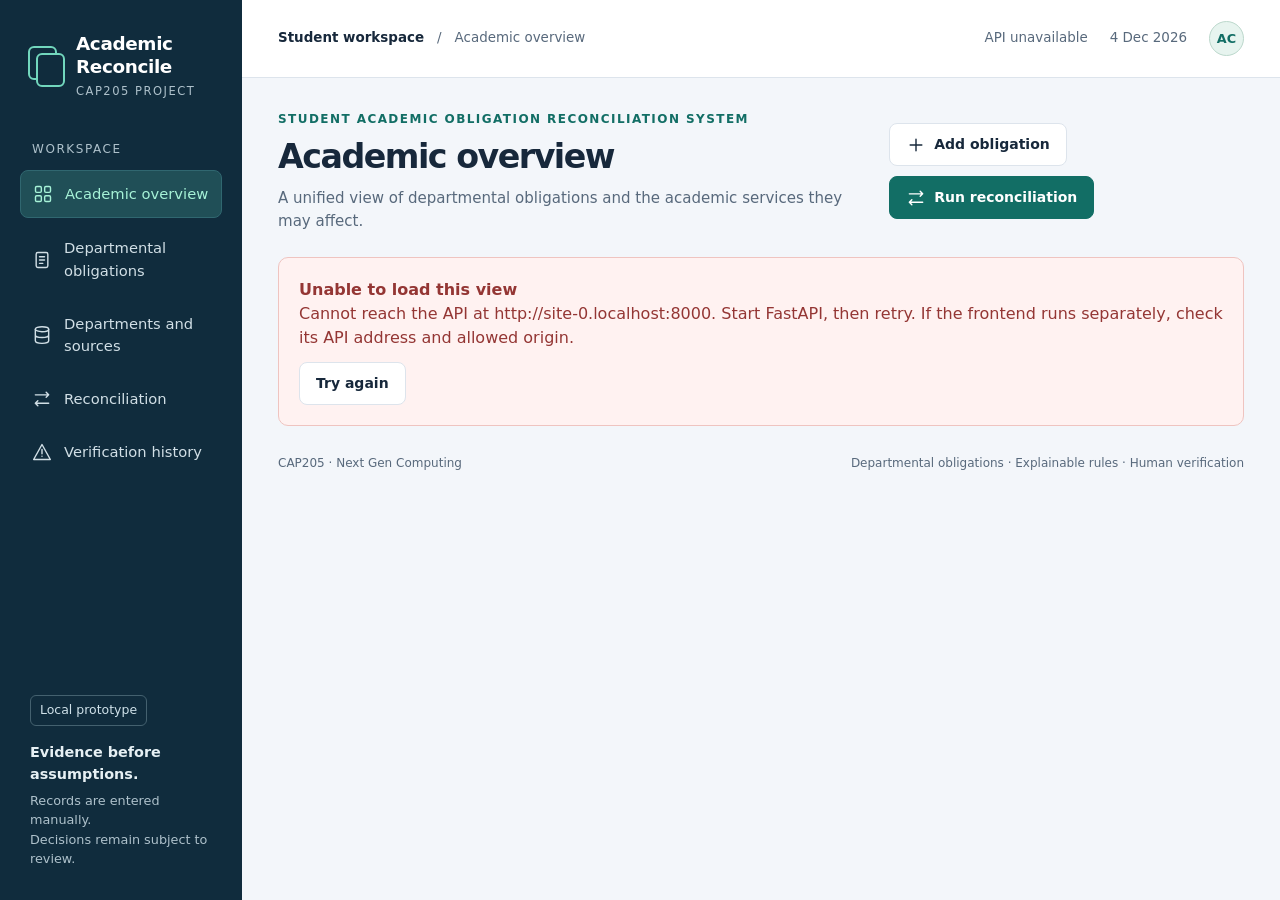
<file: frontend/index.html>
<!doctype html>
<html lang="en">
<head>
  <meta charset="utf-8">
  <meta name="viewport" content="width=device-width, initial-scale=1">
  <meta name="description" content="Student Academic Obligation Reconciliation System: compare academic source records and verify inconsistencies.">
  <title>Overview · Academic Reconcile</title>
  <link rel="icon" type="image/svg+xml" href="favicon.svg">
  <link rel="stylesheet" href="css/styles.css">
</head>
<body>
  <div id="shell"></div>
  <noscript>This application needs JavaScript to communicate with the local FastAPI server. Enable JavaScript and reload.</noscript>
  <script type="module" src="js/dashboard.js"></script>
</body>
</html>
</file>
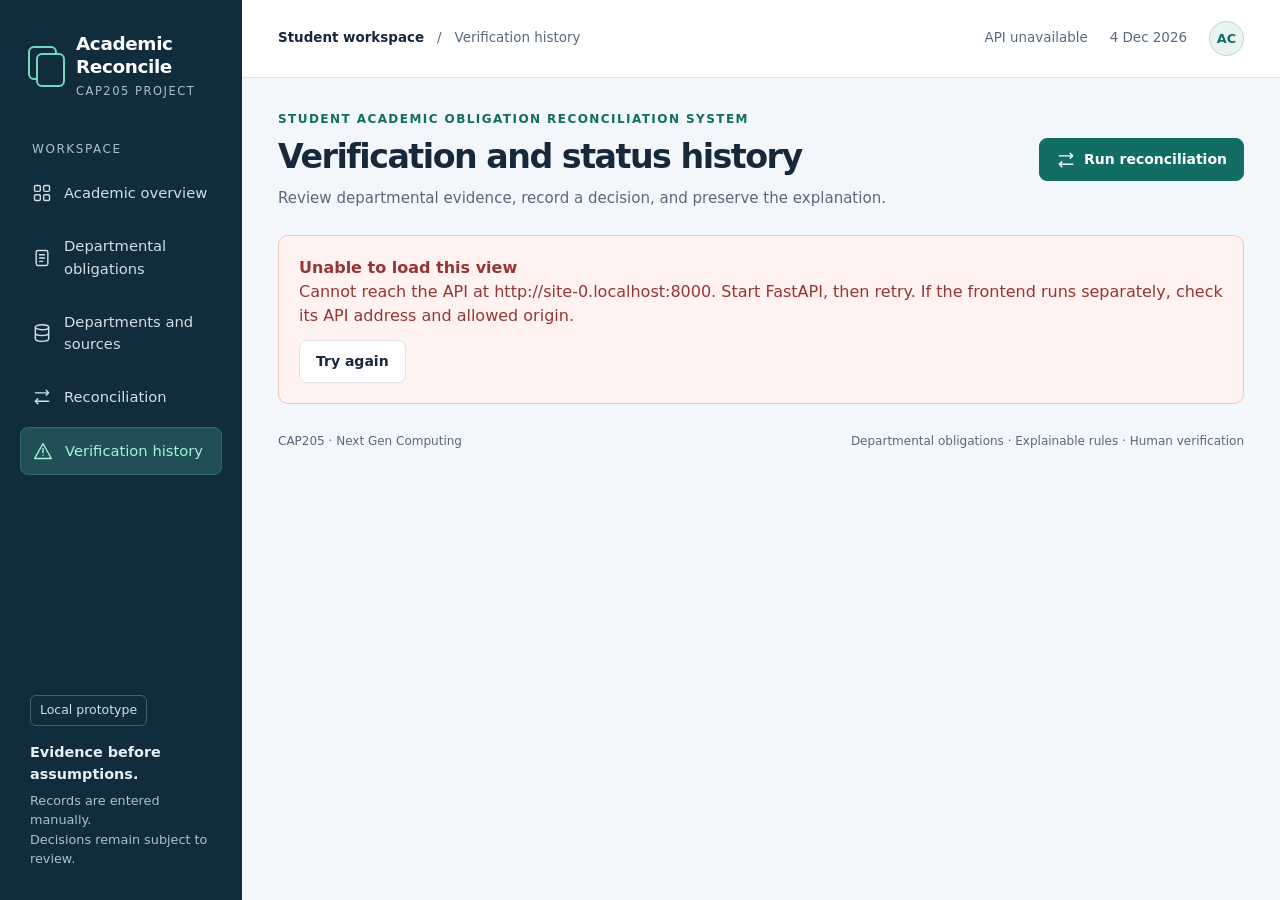
<file: frontend/conflicts.html>
<!doctype html>
<html lang="en">
<head>
  <meta charset="utf-8">
  <meta name="viewport" content="width=device-width, initial-scale=1">
  <meta name="description" content="Student Academic Obligation Reconciliation System: compare academic source records and verify inconsistencies.">
  <title>Verification queue · Academic Reconcile</title>
  <link rel="icon" type="image/svg+xml" href="favicon.svg">
  <link rel="stylesheet" href="css/styles.css">
</head>
<body>
  <div id="shell"></div>
  <noscript>This application needs JavaScript to communicate with the local FastAPI server. Enable JavaScript and reload.</noscript>
  <script type="module" src="js/conflicts.js"></script>
</body>
</html>
</file>
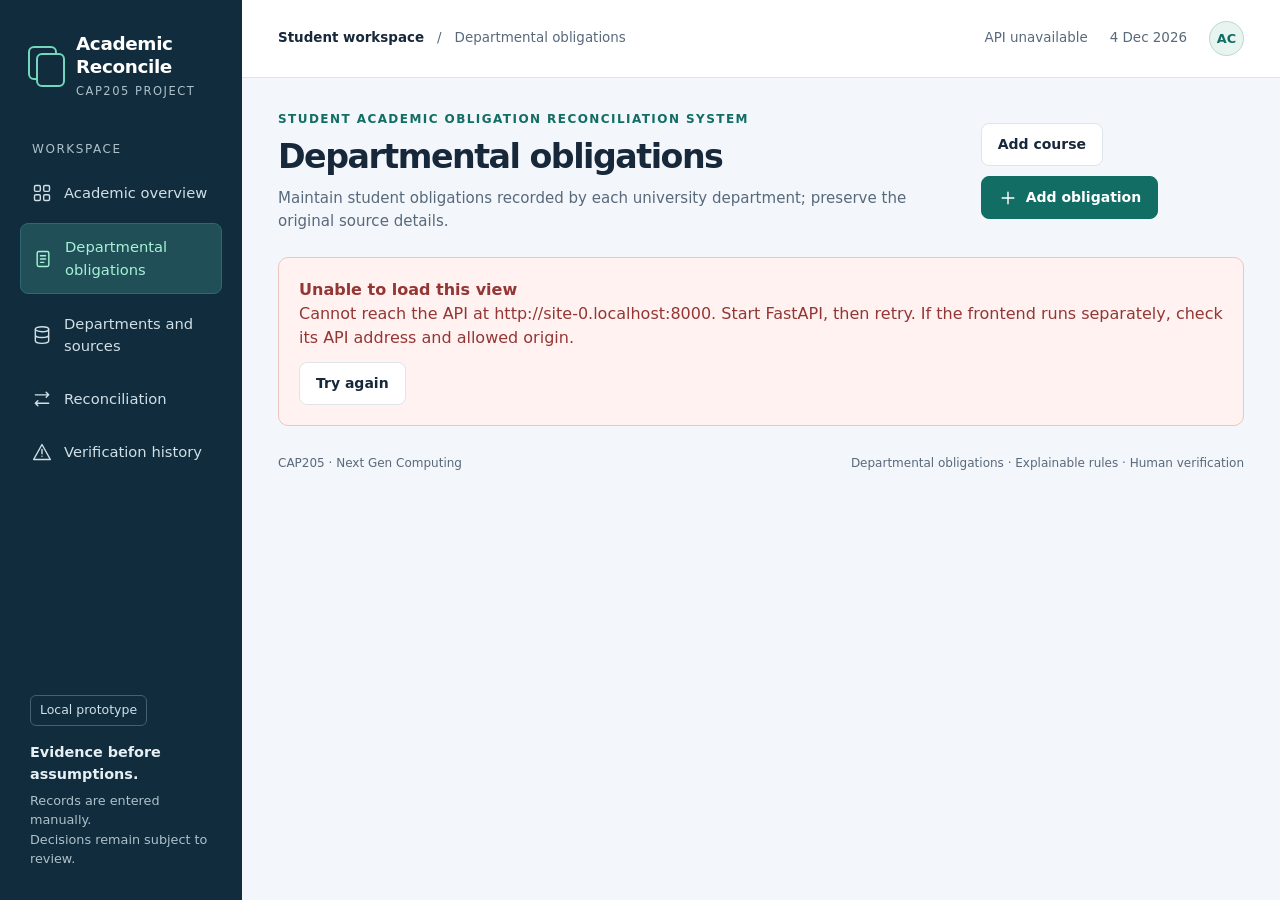
<file: frontend/obligations.html>
<!doctype html>
<html lang="en">
<head>
  <meta charset="utf-8">
  <meta name="viewport" content="width=device-width, initial-scale=1">
  <meta name="description" content="Student Academic Obligation Reconciliation System: compare academic source records and verify inconsistencies.">
  <title>Obligations · Academic Reconcile</title>
  <link rel="icon" type="image/svg+xml" href="favicon.svg">
  <link rel="stylesheet" href="css/styles.css">
</head>
<body>
  <div id="shell"></div>
  <noscript>This application needs JavaScript to communicate with the local FastAPI server. Enable JavaScript and reload.</noscript>
  <script type="module" src="js/obligations.js"></script>
</body>
</html>
</file>
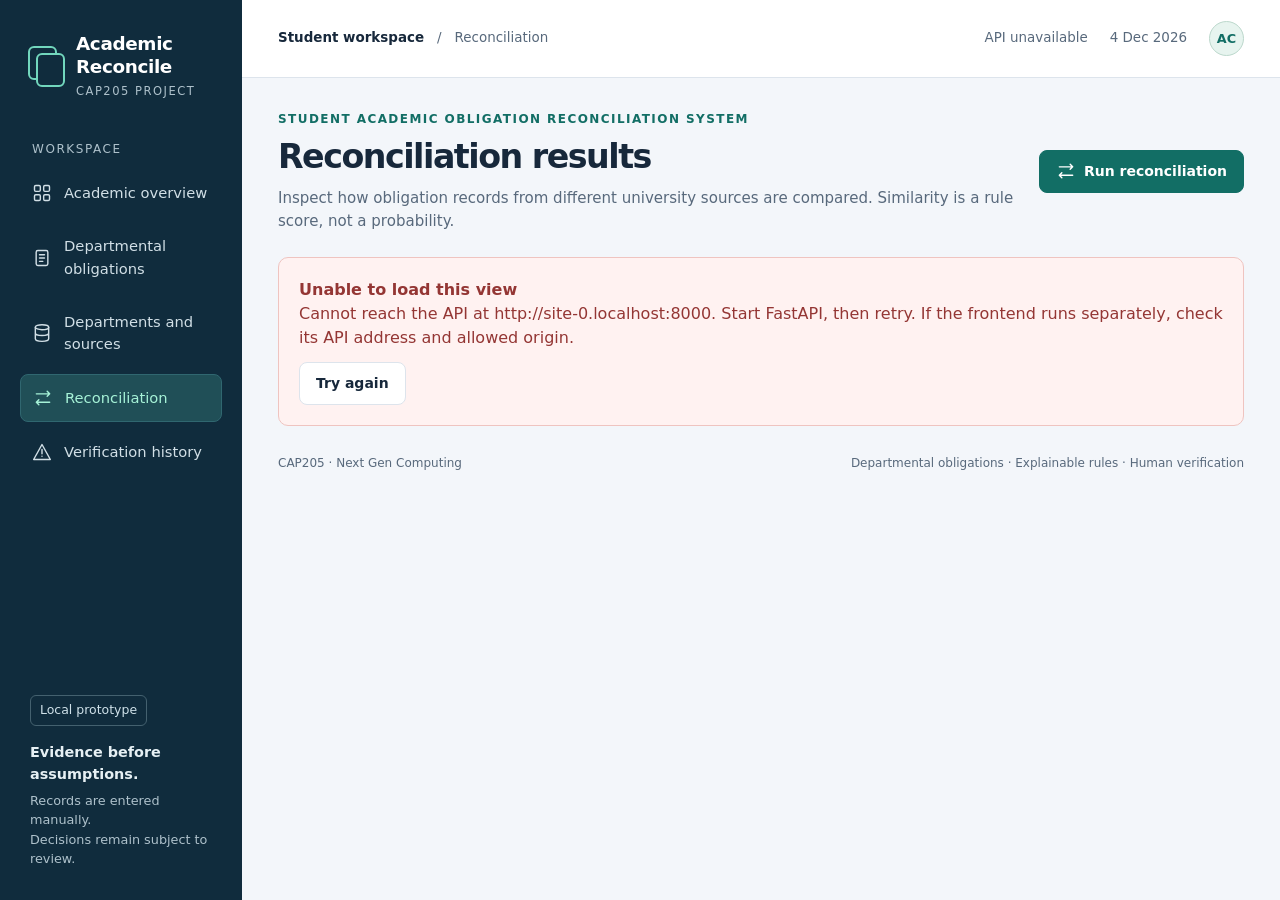
<file: frontend/results.html>
<!doctype html>
<html lang="en">
<head>
  <meta charset="utf-8">
  <meta name="viewport" content="width=device-width, initial-scale=1">
  <meta name="description" content="Student Academic Obligation Reconciliation System: compare academic source records and verify inconsistencies.">
  <title>Reconciliation · Academic Reconcile</title>
  <link rel="icon" type="image/svg+xml" href="favicon.svg">
  <link rel="stylesheet" href="css/styles.css">
</head>
<body>
  <div id="shell"></div>
  <noscript>This application needs JavaScript to communicate with the local FastAPI server. Enable JavaScript and reload.</noscript>
  <script type="module" src="js/results.js"></script>
</body>
</html>
</file>
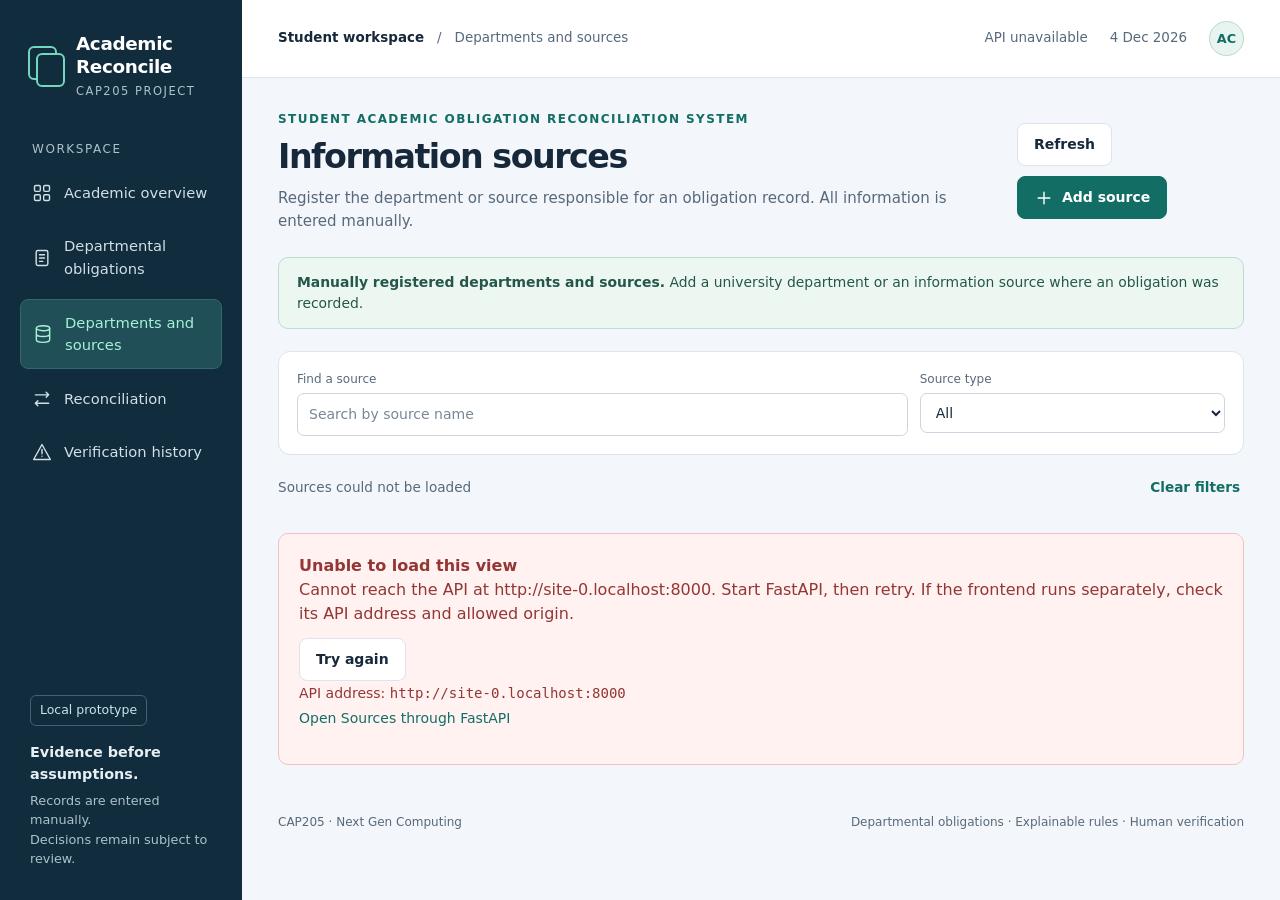
<file: frontend/sources.html>
<!doctype html>
<html lang="en">
<head>
  <meta charset="utf-8">
  <meta name="viewport" content="width=device-width, initial-scale=1">
  <meta name="description" content="Student Academic Obligation Reconciliation System: compare academic source records and verify inconsistencies.">
  <title>Information sources · Academic Reconcile</title>
  <link rel="icon" type="image/svg+xml" href="favicon.svg">
  <link rel="stylesheet" href="css/styles.css">
</head>
<body>
  <div id="shell"><main class="boot-help"><h1>Information sources</h1><p>Loading the application…</p><details><summary>If this page does not load</summary><p>Start the FastAPI backend and open <a href="http://127.0.0.1:8000/app/sources.html">Sources in the local app</a>. Opening this HTML file directly will block JavaScript modules. If you use a different backend port, use that address instead.</p></details></main></div>
  <noscript>This application needs JavaScript to communicate with the local FastAPI server. Enable JavaScript and reload.</noscript>
  <script type="module" src="js/sources.js"></script>
</body>
</html>
</file>
<file: frontend/css/styles.css>
@charset "UTF-8";
:root{--ink:#17283b;--muted:#58697c;--bg:#f3f6fa;--line:#dde4ec;--navy:#102c3d;--nav-muted:#aec1cb;--teal:#126e65;--teal-soft:#e7f4ef;--blue:#305fbd;--amber:#8b530d;--red:#ab3737;--radius:14px;--shadow:0 7px 22px #17334d06;font-family:Inter,ui-sans-serif,system-ui,-apple-system,BlinkMacSystemFont,"Segoe UI",sans-serif;color:var(--ink);font-size:16px;line-height:1.5}
*{box-sizing:border-box}body{margin:0;background:var(--bg)}a{color:var(--teal);text-decoration:none}a:hover{text-decoration:underline}button,input,select,textarea{font:inherit}button,a,input,select,textarea{touch-action:manipulation}button{cursor:pointer}button:disabled{cursor:wait;opacity:.65}button:focus-visible,a:focus-visible,input:focus-visible,select:focus-visible,textarea:focus-visible{outline:3px solid #307fb5;outline-offset:3px}button{border:0}h1,h2,h3,p{margin-top:0}h1{font-size:clamp(1.6rem,2.6vw,2.15rem);letter-spacing:-.045em;line-height:1.2;margin-bottom:10px}h2{font-size:1.1rem;letter-spacing:-.02em}h3{font-size:1rem}p{margin-bottom:12px}svg{width:20px;height:20px;flex-shrink:0;vertical-align:middle}.skip-link{position:fixed;top:-60px;left:20px;z-index:100;background:white;padding:12px}.skip-link:focus{top:12px}.sidebar{position:fixed;inset:0 auto 0 0;width:242px;background:var(--navy);color:white;padding:32px 20px;display:flex;flex-direction:column;z-index:20}.brand{display:flex;align-items:center;gap:12px;color:white;font-size:1.15rem;font-weight:650;line-height:1.25;letter-spacing:-.02em;padding:0 8px;margin-bottom:42px}.brand:hover{text-decoration:none}.brand-mark{width:36px;height:39px;position:relative;flex:none}.brand-mark:before,.brand-mark:after{content:"";position:absolute;width:25px;height:30px;border:2px solid #72d7bd;border-radius:6px;left:0;top:0}.brand-mark:after{left:8px;top:7px;background:var(--navy)}.brand small{display:block;color:var(--nav-muted);font-size:.72rem;font-weight:500;letter-spacing:.13em;margin-top:6px}.nav-label{color:var(--nav-muted);font-size:.75rem;letter-spacing:.13em;padding:0 12px;margin-bottom:12px}.nav-list{display:grid;gap:7px}.nav-list a{display:flex;align-items:center;gap:12px;color:#d1dfe6;font-size:.92rem;padding:12px;border-radius:8px;font-weight:500}.nav-list a:hover{background:#1b3c4c;text-decoration:none}.nav-list a.active{background:#204f57;color:#a6f2d7;border:1px solid #306770}.sidebar-foot{margin-top:auto;font-size:.8rem;color:var(--nav-muted);padding:24px 10px 0}.sidebar-foot strong{display:block;font-size:.9rem;color:#e6f0f4;margin-bottom:6px}.local-pill{display:inline-flex;align-items:center;gap:6px;font-size:.78rem;color:#cfe1e9;padding:5px 9px;border:1px solid #44616f;border-radius:6px;margin-bottom:16px}.workspace{margin-left:242px;min-height:100vh}.topbar{height:78px;background:white;border-bottom:1px solid var(--line);padding:0 36px;display:flex;align-items:center;justify-content:space-between;gap:20px;font-size:.84rem;color:var(--muted)}.topbar strong{color:var(--ink);font-weight:550}.crumb{display:flex;align-items:center;gap:13px}.topbar-right{display:flex;align-items:center;gap:22px}.avatar{display:grid;place-items:center;background:var(--teal-soft);border:1px solid #bcd8cc;width:35px;height:35px;border-radius:50%;color:var(--teal);font-weight:650;font-size:.8rem}.menu-toggle{display:none;background:none;color:var(--ink);padding:4px}.main{padding:32px 36px 48px;max-width:1560px;margin:auto}.page-head{display:flex;align-items:center;justify-content:space-between;gap:20px;margin-bottom:25px}.page-head p{color:var(--muted);font-size:.94rem;margin:0}.eyebrow{font-size:.75rem;color:var(--teal);font-weight:700;letter-spacing:.12em;text-transform:uppercase;margin-bottom:9px}.head-actions,.actions{display:flex;gap:10px;flex-wrap:wrap;align-items:center}.btn{display:inline-flex;align-items:center;justify-content:center;gap:8px;background:var(--teal);color:white;padding:10px 16px;border-radius:8px;border:1px solid var(--teal);font-size:.875rem;font-weight:600;white-space:nowrap;text-decoration:none;min-height:42px}.btn:hover{background:#0d5a52;text-decoration:none}.btn.secondary{background:white;border-color:var(--line);color:var(--ink)}.btn.secondary:hover{background:#edf3f6}.btn.danger{background:#aa3030;border-color:#aa3030}.btn.small{min-height:34px;padding:6px 10px;font-size:.8rem}.text-button{padding:4px;background:none;color:var(--teal);font-size:.85rem;font-weight:600}.muted{color:var(--muted)}.small-text{font-size:.83rem}.notice{display:flex;align-items:flex-start;gap:12px;padding:14px 18px;border:1px solid #bdddd1;border-radius:10px;background:#edf7f2;font-size:.87rem;color:#24564a;margin-bottom:22px}.notice.amber{border-color:#ebd3a2;background:#fff8e8;color:#7d5114}.notice strong{font-weight:650}.notice p:last-child{margin:0}.notice .push{margin-left:auto}.metrics{display:grid;grid-template-columns:repeat(5,minmax(0,1fr));gap:14px;margin-bottom:24px}.metric{background:white;border:1px solid var(--line);border-radius:var(--radius);padding:20px;box-shadow:var(--shadow);position:relative}.metric-label{font-size:.84rem;font-weight:550;color:var(--muted);padding-right:16px;min-height:40px}.metric-number{font-size:2.1rem;font-weight:650;letter-spacing:-.055em;line-height:1.25;margin:4px 0}.metric .metric-caption{font-size:.75rem;color:var(--muted)}.metric-icon{position:absolute;right:14px;top:18px;color:var(--muted)}.metric.alert .metric-number{color:var(--red)}.metric.pending .metric-number{color:var(--amber)}.dashboard-grid{display:grid;grid-template-columns:minmax(0,1.55fr) minmax(285px,1fr);gap:22px;margin-bottom:22px}.panel{background:white;border:1px solid var(--line);border-radius:var(--radius);overflow:hidden;box-shadow:var(--shadow)}.panel-head{display:flex;align-items:center;justify-content:space-between;gap:12px;padding:20px 22px;border-bottom:1px solid #e9edf2}.panel-head h2{margin:0}.panel-content{padding:22px}.attention-item{padding:18px 22px;border-bottom:1px solid #e9edf2}.attention-item:last-child{border-bottom:0}.attention-top{display:flex;align-items:center;justify-content:space-between;gap:12px;margin-bottom:9px}.attention-item h3{margin:8px 0 4px}.attention-item p{font-size:.85rem;margin-bottom:12px;color:var(--muted)}.badge{display:inline-flex;align-items:center;white-space:normal;gap:5px;vertical-align:middle;border-radius:5px;padding:3px 8px;font-size:.75rem;line-height:1.5;font-weight:650;background:#eef2f6;color:#44576e}.badge.red{background:#fcebea;color:#973232}.badge.amber{background:#fff1d5;color:#84500c}.badge.green{background:#e5f4ed;color:#216747}.badge.blue{background:#e9efff;color:#325dab}.badge.neutral{background:#edf1f5;color:#536479}.due-comparison{display:flex;gap:18px;flex-wrap:wrap;font-size:.85rem}.due-comparison span{display:grid;gap:3px}.due-comparison small{color:var(--muted)}.due-comparison strong{color:var(--red);font-weight:600}.bar-row{margin-bottom:18px}.bar-label{display:flex;justify-content:space-between;align-items:center;font-size:.85rem;margin-bottom:7px}.bar-track{height:7px;background:#edf1f5;border-radius:8px;overflow:hidden}.bar-value{height:100%;background:var(--teal);border-radius:8px}.bar-value.blue{background:#5075ca}.bar-value.red{background:#c95d53}.bar-value.neutral{background:#8d9faf}.run-meta{border-top:1px solid var(--line);padding-top:17px;font-size:.82rem;color:var(--muted)}.run-meta strong{color:var(--ink)}.table-wrap{overflow-x:auto}table{width:100%;border-collapse:collapse;font-size:.875rem}th{background:#f8fafc;color:var(--muted);font-size:.74rem;letter-spacing:.05em;text-transform:uppercase;text-align:left;padding:13px 19px;font-weight:600;white-space:nowrap}td{padding:17px 19px;border-bottom:1px solid #e7edf2;vertical-align:middle}tr:last-child td{border-bottom:0}tbody tr:hover{background:#fbfcfe}td .subline{display:block;color:var(--muted);font-size:.78rem;margin-top:4px}td .title-link{font-weight:600;color:var(--ink)}.nowrap{white-space:nowrap}.toolbar{display:flex;gap:12px;flex-wrap:wrap;margin-bottom:18px;padding:18px;background:white;border:1px solid var(--line);border-radius:12px}.toolbar label{font-size:.75rem;color:var(--muted);display:flex;flex-direction:column;gap:5px;min-width:130px;flex:1}.toolbar .search-field{flex:2;min-width:205px}input,select,textarea{width:100%;min-width:0;padding:10px 11px;border:1px solid #cbd6e0;border-radius:7px;background:white;color:var(--ink);font-size:.875rem}input[type=checkbox]{width:17px;height:17px;accent-color:var(--teal)}textarea{resize:vertical;min-height:85px}input::placeholder{color:#788797}.filter-foot{display:flex;align-items:center;justify-content:space-between;gap:15px;margin:12px 0;font-size:.85rem;color:var(--muted)}.checkbox{display:flex!important;flex-direction:row!important;align-items:center;gap:8px!important;font-size:.84rem!important}.pagination{display:flex;align-items:center;justify-content:space-between;padding:17px 20px;border-top:1px solid var(--line);font-size:.8rem;color:var(--muted)}.pagination .actions{gap:8px}.empty,.loading{padding:48px 25px;text-align:center;color:var(--muted)}.empty h3{color:var(--ink);margin-bottom:6px}.empty p{font-size:.9rem}.error-state{margin:20px 0;padding:20px;border:1px solid #efc4c0;background:#fff2f1;border-radius:10px;color:#943634}.source-grid{display:grid;grid-template-columns:repeat(2,minmax(0,1fr));gap:20px}.source-card{background:white;border:1px solid var(--line);border-radius:14px;padding:24px}.source-card h2{margin:13px 0 7px}.source-card p{font-size:.9rem;color:var(--muted);min-height:42px}.source-meta{display:flex;justify-content:space-between;gap:12px;font-size:.8rem;color:var(--muted);border-top:1px solid var(--line);padding-top:17px;margin-top:20px}.source-actions{display:flex;gap:8px;margin-top:18px}.result-list{display:grid;gap:16px}.result-card{background:white;border:1px solid var(--line);border-radius:13px;overflow:hidden}.result-header{padding:16px 20px;display:flex;gap:12px;align-items:center;border-bottom:1px solid var(--line);flex-wrap:wrap}.result-header .score{margin-left:auto;color:var(--muted);font-size:.8rem}.record-pair{display:grid;grid-template-columns:1fr 1fr;gap:0}.record-mini{padding:17px 20px}.record-mini+ .record-mini{border-left:1px solid var(--line)}.record-mini h3{margin:6px 0 8px;font-size:.95rem;overflow-wrap:anywhere;white-space:pre-wrap}.record-mini .mini-source{font-size:.75rem;letter-spacing:.04em;color:var(--muted);font-weight:600}.record-mini p{font-size:.84rem;margin:5px 0;color:var(--muted)}.record-mini strong{color:var(--ink)}.result-reason{padding:16px 20px;background:#f9fbfc;border-top:1px solid var(--line);font-size:.87rem}.result-reason p{margin-bottom:12px}.result-reason p:last-child{margin:0}.rule-box{margin:20px 0;background:white;border:1px solid var(--line);border-radius:10px;padding:15px 18px;font-size:.85rem}.rule-box summary{cursor:pointer;font-weight:600}.rule-box p{color:var(--muted);margin-top:12px}.issue-explanation{max-width:430px;font-size:.83rem;color:var(--muted);line-height:1.5}.dialog{border:1px solid var(--line);border-radius:16px;padding:0;width:min(590px,calc(100% - 30px));max-height:88vh;color:var(--ink);box-shadow:0 24px 80px #0d263740}.dialog.wide{width:min(940px,calc(100% - 30px))}.dialog::backdrop{background:#0e25375e;backdrop-filter:blur(2px)}.dialog-head{display:flex;align-items:center;justify-content:space-between;padding:21px 24px;border-bottom:1px solid var(--line);position:sticky;top:0;background:white;z-index:2}.dialog-head h2{margin:0;font-size:1.2rem}.close-dialog{background:#f1f4f7;color:var(--ink);border-radius:6px;min-width:34px;min-height:34px;font-size:1.2rem}.dialog-body{padding:24px}.dialog-actions{display:flex;justify-content:flex-end;gap:10px;margin-top:22px}.form-grid{display:grid;grid-template-columns:1fr 1fr;gap:17px}.form-grid label,.form-field{display:flex;flex-direction:column;gap:6px;font-size:.85rem;font-weight:550}.form-grid .full{grid-column:1/-1}.form-help{font-weight:400;font-size:.78rem;color:var(--muted)}.form-error{color:#a43131;padding:10px 0;font-size:.85rem;white-space:pre-line}.detail-grid{display:grid;grid-template-columns:1fr 1fr;gap:16px}.record-detail{border:1px solid var(--line);padding:18px;border-radius:10px;min-width:0}.record-detail h3{font-size:1.1rem;white-space:pre-wrap;overflow-wrap:anywhere;margin:12px 0}.record-detail dl{display:grid;grid-template-columns:auto minmax(0,1fr);gap:9px 14px;font-size:.82rem}.record-detail dt{color:var(--muted)}.record-detail dd{margin:0;overflow-wrap:anywhere}.record-detail p{white-space:pre-wrap;font-size:.86rem;overflow-wrap:anywhere}.review-form{border-top:1px solid var(--line);margin-top:22px;padding-top:22px}.toast-region{position:fixed;bottom:24px;right:24px;z-index:100;display:grid;gap:10px;max-width:min(430px,calc(100% - 40px))}.toast{background:#173d35;color:white;border:1px solid #4a8874;padding:15px 20px;border-radius:10px;box-shadow:0 10px 25px #0002;font-size:.9rem}.toast.error{background:#8b3232;border-color:#d47676}.app-footer{font-size:.75rem;color:var(--muted);margin-top:28px;display:flex;justify-content:space-between;gap:20px}.mono{font-variant-numeric:tabular-nums}.preserve{white-space:pre-wrap;overflow-wrap:anywhere}.badge-row{display:flex;gap:8px;flex-wrap:wrap}.hidden{display:none!important}
@media(min-width:1600px){.main{padding-top:42px}.metric{padding:24px}.metric-label{min-height:30px}.dashboard-grid{grid-template-columns:1.7fr 1fr}}
@media(max-width:1180px){.sidebar{width:215px;padding:28px 14px}.workspace{margin-left:215px}.main{padding:27px 24px}.topbar{padding:0 24px}.metrics{gap:10px}.metric{padding:16px 12px}.metric-icon{display:none}.metric-label{padding:0;font-size:.78rem}.dashboard-grid{grid-template-columns:1.3fr 1fr}.page-head{align-items:flex-start}.head-actions{justify-content:flex-end}.btn{padding:10px 12px}.topbar-right #today{display:none}}
@media(max-width:900px){.metrics{grid-template-columns:repeat(3,1fr)}.metric-label{min-height:auto}.dashboard-grid{grid-template-columns:1fr}.page-head{flex-direction:column}.head-actions{justify-content:flex-start}.source-grid{grid-template-columns:1fr}.topbar{height:65px}.main{padding:25px 20px}.source-meta{flex-wrap:wrap}}
@media(max-width:700px){.sidebar{transform:translateX(-100%);width:242px;transition:transform .15s ease}.sidebar.open{transform:translateX(0);box-shadow:0 0 0 100vmax #08253870}.workspace{margin-left:0}.menu-toggle{display:block}.topbar{padding:0 18px;gap:8px}.crumb{font-size:.8rem;gap:8px}.topbar-right{gap:10px}.topbar-right #connection{display:none}.main{padding:23px 16px}.metrics{grid-template-columns:repeat(2,1fr);gap:10px}.metric:last-child{grid-column:1/-1;display:grid;grid-template-columns:1fr auto;align-items:center}.metric:last-child .metric-caption{grid-column:1}.metric:last-child .metric-number{grid-column:2;grid-row:1/3}.metric-number{font-size:1.9rem}.toolbar{padding:14px;gap:10px}.toolbar label{min-width:120px}.toolbar .search-field{flex-basis:100%}.panel-head{padding:17px}.panel-content{padding:18px}.attention-item{padding:16px}.form-grid,.detail-grid,.record-pair{grid-template-columns:1fr}.form-grid .full{grid-column:auto}.record-mini+.record-mini{border-left:0;border-top:1px solid var(--line)}.dialog-body{padding:18px}.dialog-head{padding:17px 18px}.result-header{gap:8px}.result-header .score{margin-left:0;width:100%}.app-footer{display:block}.app-footer span{display:block;margin-bottom:8px}.notice{font-size:.83rem}.attention-top{flex-wrap:wrap}.page-head p{font-size:.88rem}.head-actions{width:100%}.head-actions .btn{flex:1}.topbar-right .avatar{width:30px;height:30px}.pagination{gap:10px;padding:14px}.filter-foot{align-items:flex-start;flex-direction:column}}
@media(prefers-reduced-motion:reduce){*{transition:none!important;scroll-behavior:auto!important}}

/* Evidence cards keep competing dates visible without opening a dialog. */
.verification-list{display:grid;gap:18px}.verification-card{padding:24px;background:#fff;border:1px solid #dce4e8;border-radius:16px;box-shadow:0 3px 12px #102c3d05}.verification-card-header,.verification-card-footer{display:flex;align-items:center;justify-content:space-between;gap:16px;flex-wrap:wrap}.verification-card h2{font-size:18px;margin:18px 0 14px}.issue-evidence-grid{display:grid;grid-template-columns:repeat(auto-fit,minmax(min(100%,230px),1fr));gap:12px;margin:14px 0}.issue-evidence{display:flex;flex-direction:column;gap:8px;background:#f5f8fa;border:1px solid #e0e7ec;border-radius:10px;padding:16px;overflow-wrap:anywhere}.issue-evidence>strong{font-size:21px;color:#173c50}.issue-evidence>strong.deadline-conflict{color:#aa3434}.issue-evidence>strong.deadline-missing{color:#855b13;font-size:18px}.issue-reason{color:#526774;line-height:1.65;margin:16px 0}.verification-card-footer{border-top:1px solid #e6ecef;padding-top:16px}.source-grid>.error-state,.source-grid>.empty,.source-grid>.loading{grid-column:1/-1}.connection-help{font-size:14px;line-height:1.8;overflow-wrap:anywhere}.boot-help{max-width:680px;margin:60px auto;padding:24px}.boot-help details{margin-top:24px}.verification-card .notice{margin:12px 0}.verification-card .badge-row{flex-wrap:wrap}
@media(max-width:600px){.verification-card{padding:16px}.verification-card-footer .btn{width:100%}.issue-evidence-grid{grid-template-columns:1fr}}
</file>
